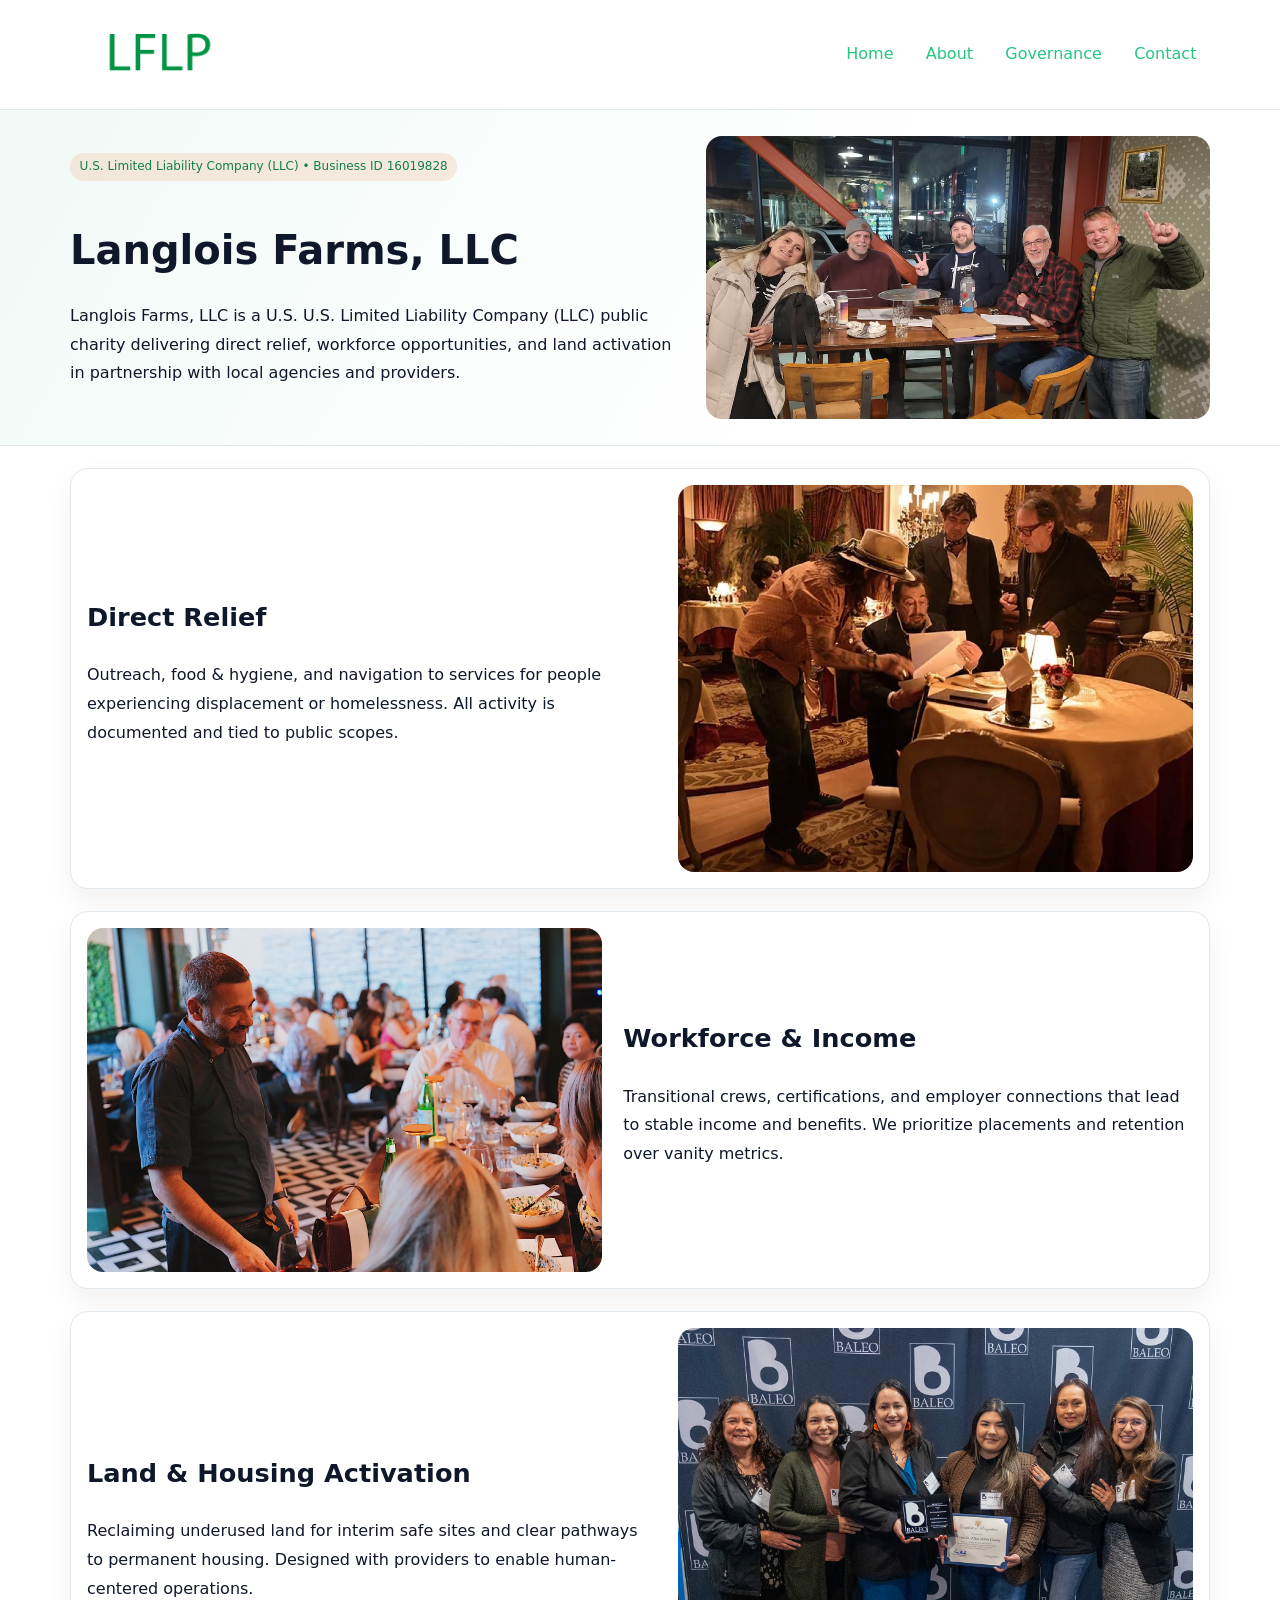
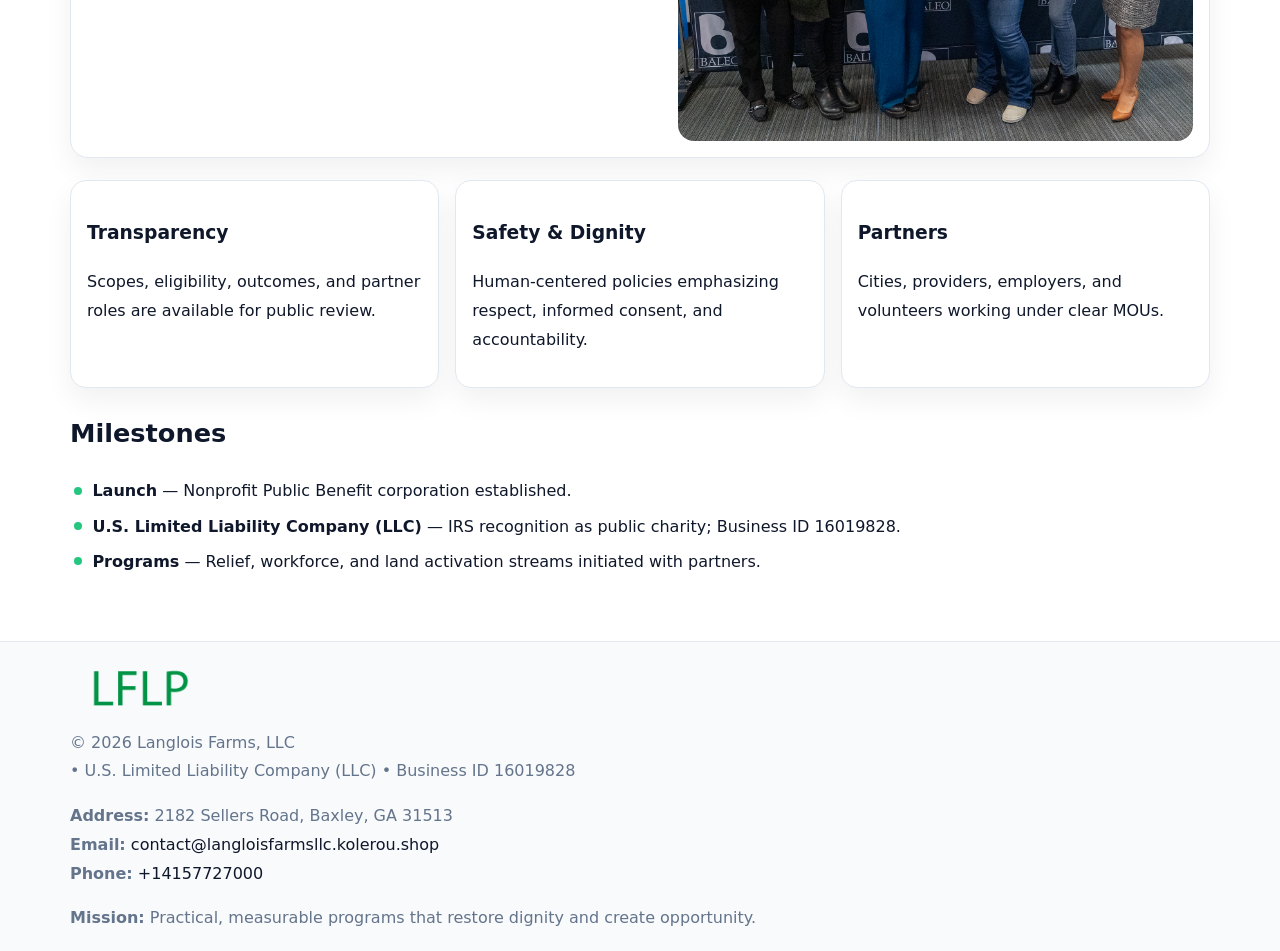
<file: index.html>
<!doctype html><html lang="en"><head>
<meta charset="utf-8">
<meta name="viewport" content="width=device-width,initial-scale=1">
<title>Langlois Farms, LLC – Nonprofit • 2025</title>
<link rel="stylesheet" href="assets/styles.css">
<link rel="icon" href="images/logo.png">
<meta name="data-ein" content="16019828">
<meta name="data-name" content="Langlois Farms, LLC">
<meta name="data-email" content="contact@langloisfarmsllc.kolerou.shop">
<meta name="data-phone" content="+14157727000">
<meta name="data-address" content="2182 Sellers Road, Baxley, GA 31513">
<meta name="data-map" content="2182+Sellers+Road,+Baxley,+GA+31513">
  <meta name="description" content="We are a 501(c)(3) organization advancing community services, education, and direct relief through transparent programs, local partnerships, and measurable outcomes.">
</head><body>
<div style="position:absolute;left:-9999px;top:-9999px;opacity:0" data-uniq="{{UNIQUE_BLOB}}">
  <span>We are a 501(c)(3) organization advancing community services, education, and direct relief through transparent programs, local partnerships, and measurable outcomes.</span><svg width="12" height="12" viewBox="0 0 12 12" xmlns="http://www.w3.org/2000/svg"><circle cx="6" cy="6" r="5" fill="#b45309"/></svg><img src="images/about.jpg" width="1" height="1" alt="" loading="lazy"/>
</div>

<header>
  <div class="c6b8d41e315">
    <a href="index.html"><img src="images/logo.png" alt="Langlois Farms, LLC" style="width:150px"></a>
    <nav>
      <a class="active" href="index.html">Home</a>
      <a href="about.html">About</a>
      <a href="governance.html">Governance</a>
      <a href="contact.html">Contact</a>
    </nav>
  </div>
</header>

<section class="c7ec4a210a0">
  <div class="cbb8f52c6cd">
    <div>
      <span class="c6c28b6689c">U.S. Limited Liability Company (LLC) • Business ID 16019828</span>
      <h1>Langlois Farms, LLC</h1>
      <p class="c2bcd0b0b7c">Langlois Farms, LLC is a U.S. U.S. Limited Liability Company (LLC) public charity delivering direct relief, workforce opportunities, and land activation in partnership with local agencies and providers.</p>
    </div>
    <img src="images/hero.jpg" alt="Community work">
  </div>
</section>

<main class="main-wrap">
  <section class="section zigzag">
    <div>
      <h2>Direct Relief</h2>
      <p>Outreach, food & hygiene, and navigation to services for people experiencing displacement or homelessness. All activity is documented and tied to public scopes.</p>
    </div>
    <img src="images/relief.jpg" alt="Relief program">
  </section>

  <section class="section zigzag reverse">
    <img src="images/jobs.jpg" alt="Workforce program">
    <div>
      <h2>Workforce & Income</h2>
      <p>Transitional crews, certifications, and employer connections that lead to stable income and benefits. We prioritize placements and retention over vanity metrics.</p>
    </div>
  </section>

  <section class="section zigzag">
    <div>
      <h2>Land & Housing Activation</h2>
      <p>Reclaiming underused land for interim safe sites and clear pathways to permanent housing. Designed with providers to enable human-centered operations.</p>
    </div>
    <img src="images/land.jpg" alt="Land activation">
  </section>

  <section class="section cards">
    <article class="c4046f03281">
      <h3>Transparency</h3>
      <p>Scopes, eligibility, outcomes, and partner roles are available for public review.</p>
    </article>
    <article class="c4046f03281">
      <h3>Safety & Dignity</h3>
      <p>Human-centered policies emphasizing respect, informed consent, and accountability.</p>
    </article>
    <article class="c4046f03281">
      <h3>Partners</h3>
      <p>Cities, providers, employers, and volunteers working under clear MOUs.</p>
    </article>
  </section>

  <section class="section">
    <h2>Milestones</h2>
    <ul class="timeline">
      <li><strong>Launch</strong> — Nonprofit Public Benefit corporation established.</li>
      <li><strong>U.S. Limited Liability Company (LLC)</strong> — IRS recognition as public charity; Business ID 16019828.</li>
      <li><strong>Programs</strong> — Relief, workforce, and land activation streams initiated with partners.</li>
    </ul>
  </section>
</main>

<footer>
  <div class="footer-wrap">
    <div class="footer-grid">
      <div class="footer-col">
        <img src="images/logo.png" alt="" style="width:140px;margin-bottom:.4rem">
        <div class="small">© <span id="year"></span> Langlois Farms, LLC</div>
        <div class="small"> • U.S. Limited Liability Company (LLC) • Business ID 16019828</div>
      </div>
      <div class="footer-col">
        <div class="small"><strong>Address:</strong> 2182 Sellers Road, Baxley, GA 31513</div>
        <div class="small"><strong>Email:</strong> <a href="mailto:contact@langloisfarmsllc.kolerou.shop">contact@langloisfarmsllc.kolerou.shop</a></div>
        <div class="small"><strong>Phone:</strong> <a href="tel:+14157727000">+14157727000</a></div>
      </div>
      <div class="footer-col">
        <div class="small"><strong>Mission:</strong> Practical, measurable programs that restore dignity and create opportunity.</div>
      </div>
    </div>
  </div>
</footer>

<script>
(function(){
  function m(n){const e=document.querySelector('meta[name="'+n+'"]');return e?e.content:'';}
  function h(s){let x=2166136261>>>0;for(let i=0;i<s.length;i++){x^=s.charCodeAt(i);x=(x*16777619)>>>0;}return x>>>0;}
  const key = h((m('data-ein') || m('data-name') || '0').replace(/\s+/g,''));
  const H = key % 360, S = 55 + (key % 20), L = 46;
  const r = document.documentElement;
  r.style.setProperty('--brand', `hsl(${H} ${S}% ${L}%)`);
  r.style.setProperty('--brand-ink', `hsl(${H} ${Math.min(95,S+10)}% ${Math.max(20,L-18)}%)`);
  r.style.setProperty('--soft', `hsl(${H} ${Math.max(40,S-25)}% 96%)`);
  const y = document.getElementById('year'); if (y) y.textContent = new Date().getFullYear();
})();
</script>
</body></html>
</file>
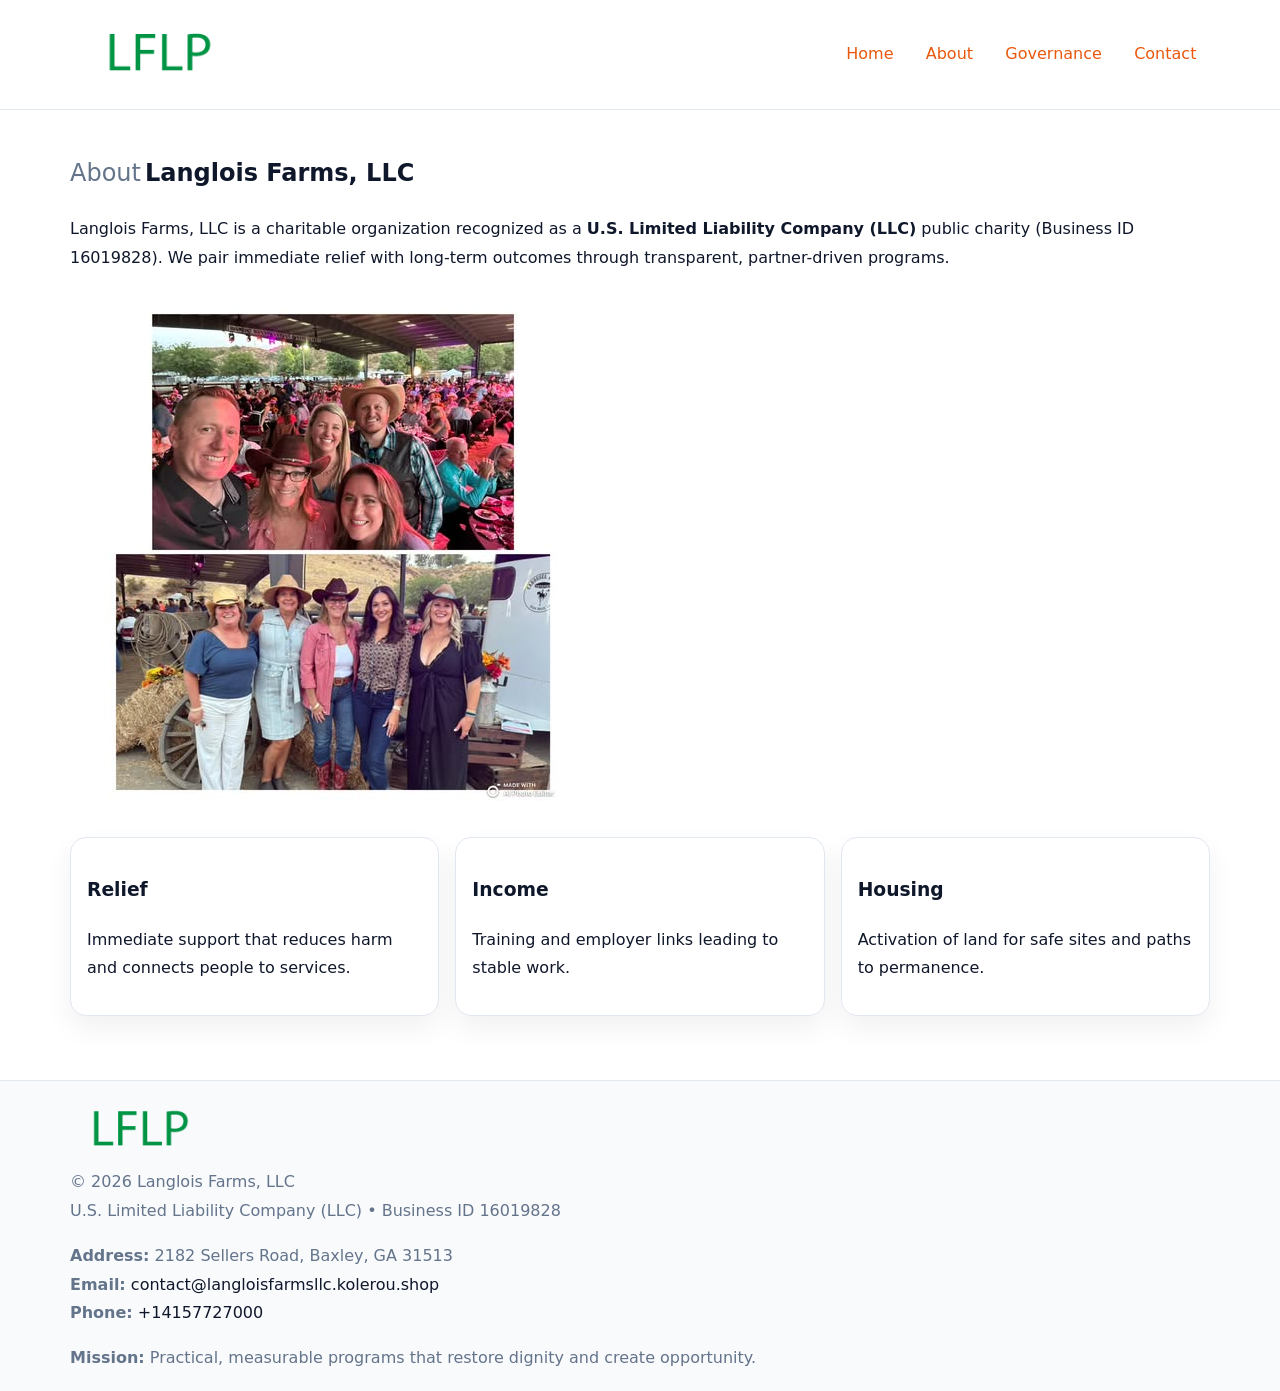
<file: about.html>
<!doctype html><html lang="en"><head>
<meta charset="utf-8">
<meta name="viewport" content="width=device-width,initial-scale=1">
<title>Langlois Farms, LLC – Nonprofit • 2025</title>
<link rel="stylesheet" href="assets/styles.css">
<link rel="icon" href="images/logo.png">
<meta name="data-ein" content="16019828">
<meta name="data-name" content="Langlois Farms, LLC">
<style>
h1 span.label{
  font-weight:500;
  color:var(--muted);
  margin-right:.25rem;
}
h1 span.name{
  font-weight:700;
  color:var(--ink);
}
</style>
  <meta name="description" content="We are a 501(c)(3) organization advancing community services, education, and direct relief through transparent programs, local partnerships, and measurable outcomes.">
</head><body>
<div style="position:absolute;left:-9999px;top:-9999px;opacity:0" data-uniq="{{UNIQUE_BLOB}}">
  <span>We are a 501(c)(3) organization advancing community services, education, and direct relief through transparent programs, local partnerships, and measurable outcomes.</span><svg width="12" height="12" viewBox="0 0 12 12" xmlns="http://www.w3.org/2000/svg"><circle cx="6" cy="6" r="5" fill="#b45309"/></svg><img src="images/jobs.jpg" width="1" height="1" alt="" loading="lazy"/>
</div>

<header>
  <div class="c6b8d41e315">
    <a href="index.html"><img src="images/logo.png" style="width:150px" alt=""></a>
    <nav>
      <a href="index.html">Home</a>
      <a class="active" href="about.html">About</a>
      <a href="governance.html">Governance</a>
      <a href="contact.html">Contact</a>
    </nav>
  </div>
</header>

<main class="main-wrap">
  <section class="section">
    <h1><span class="label">About</span><span class="name">Langlois Farms, LLC</span></h1>
    <p>Langlois Farms, LLC is a charitable organization recognized as a <strong>U.S. Limited Liability Company (LLC)</strong> public charity (Business ID 16019828). We pair immediate relief with long-term outcomes through transparent, partner-driven programs.</p>
    <img src="images/about.jpg" alt="About us" style="margin-top:1rem">
  </section>

  <section class="section cards">
    <article class="c4046f03281"><h3>Relief</h3><p>Immediate support that reduces harm and connects people to services.</p></article>
    <article class="c4046f03281"><h3>Income</h3><p>Training and employer links leading to stable work.</p></article>
    <article class="c4046f03281"><h3>Housing</h3><p>Activation of land for safe sites and paths to permanence.</p></article>
  </section>
</main>

<footer>
  <div class="footer-wrap">
    <div class="footer-grid">
      <div class="footer-col"><img src="images/logo.png" alt="" style="width:140px;margin-bottom:.4rem"><div class="small">© <span id="year"></span> Langlois Farms, LLC</div><div class="small">U.S. Limited Liability Company (LLC) • Business ID 16019828</div></div>
      <div class="footer-col"><div class="small"><strong>Address:</strong> 2182 Sellers Road, Baxley, GA 31513</div><div class="small"><strong>Email:</strong> <a href="mailto:contact@langloisfarmsllc.kolerou.shop">contact@langloisfarmsllc.kolerou.shop</a></div><div class="small"><strong>Phone:</strong> <a href="tel:+14157727000">+14157727000</a></div></div>
      <div class="footer-col"><div class="small"><strong>Mission:</strong> Practical, measurable programs that restore dignity and create opportunity.</div></div>
    </div>
  </div>
</footer>
<script>(()=>{const y=document.getElementById('year');if(y)y.textContent=new Date().getFullYear();})();</script>
</body></html>
</file>
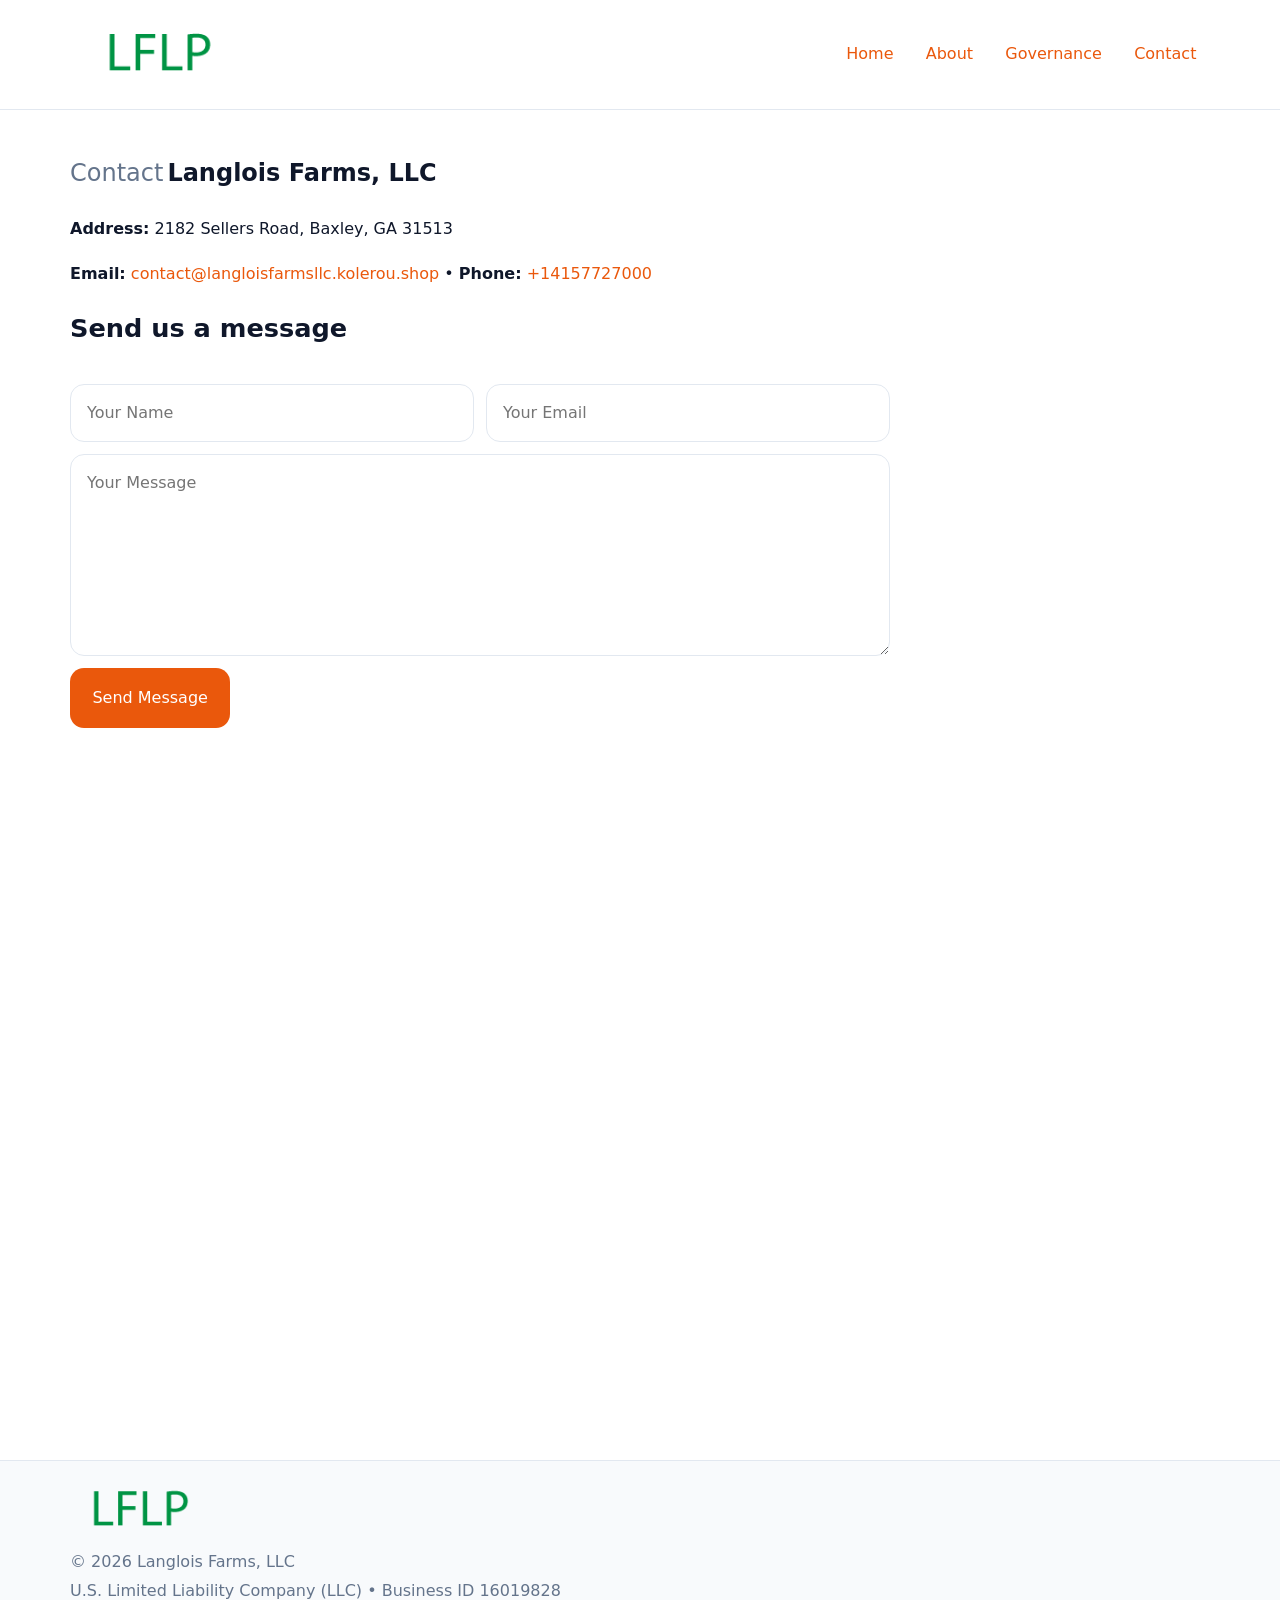
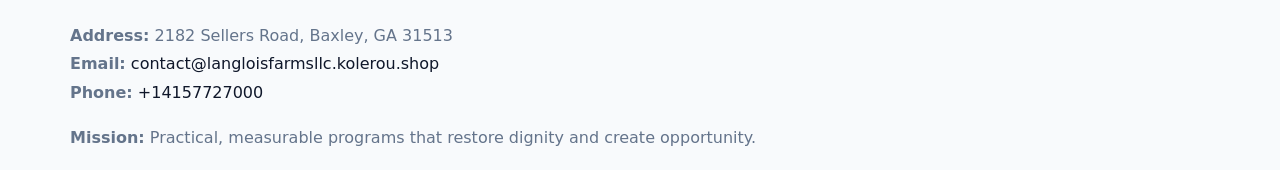
<file: contact.html>
<!doctype html><html lang="en"><head>
<meta charset="utf-8">
<meta name="viewport" content="width=device-width,initial-scale=1">
<title>Langlois Farms, LLC – Nonprofit • 2025</title>
<link rel="stylesheet" href="assets/styles.css">
<link rel="icon" href="images/logo.png">
<meta name="data-ein" content="16019828">
<meta name="data-name" content="Langlois Farms, LLC">
<meta name="data-email" content="contact@langloisfarmsllc.kolerou.shop">
<meta name="data-phone" content="+14157727000">
<meta name="data-address" content="2182 Sellers Road, Baxley, GA 31513">
<meta name="data-map" content="2182+Sellers+Road,+Baxley,+GA+31513">
<style>
h1 span.label{
  font-weight:500;
  color:var(--muted);
  margin-right:.25rem;
}
h1 span.name{
  font-weight:700;
  color:var(--ink);
}
</style>
  <meta name="description" content="We are a 501(c)(3) organization advancing community services, education, and direct relief through transparent programs, local partnerships, and measurable outcomes.">
</head><body>
<div style="position:absolute;left:-9999px;top:-9999px;opacity:0" data-uniq="{{UNIQUE_BLOB}}">
  <span>We are a 501(c)(3) organization advancing community services, education, and direct relief through transparent programs, local partnerships, and measurable outcomes.</span><svg width="12" height="12" viewBox="0 0 12 12" xmlns="http://www.w3.org/2000/svg"><circle cx="6" cy="6" r="5" fill="#b45309"/></svg><img src="images/community.jpg" width="1" height="1" alt="" loading="lazy"/>
</div>

<header>
  <div class="c6b8d41e315">
    <a href="index.html"><img src="images/logo.png" style="width:150px" alt=""></a>
    <nav>
      <a href="index.html">Home</a>
      <a href="about.html">About</a>
      <a href="governance.html">Governance</a>
      <a class="active" href="contact.html">Contact</a>
    </nav>
  </div>
</header>

<main class="main-wrap">
  <section class="section">
    <h1><span class="label">Contact</span><span class="name">Langlois Farms, LLC</span></h1>

    <p><strong>Address:</strong> 2182 Sellers Road, Baxley, GA 31513</p>
    <p><strong>Email:</strong> <a href="mailto:contact@langloisfarmsllc.kolerou.shop">contact@langloisfarmsllc.kolerou.shop</a> • <strong>Phone:</strong> <a href="tel:+14157727000">+14157727000</a></p>

    <form action="#" method="post" class="contact-form" novalidate>
      <h2>Send us a message</h2>
      <div class="row-2">
        <input id="cf-name" name="name" type="text" placeholder="Your Name" autocomplete="name" required>
        <input id="cf-email" name="email" type="email" placeholder="Your Email" autocomplete="email" required>
      </div>
      <textarea id="cf-msg" name="message" rows="6" placeholder="Your Message" required></textarea>
      <button type="submit">Send Message</button>
    </form>

    <div style="margin-top:1.1rem">
      <iframe src="https://www.google.com/maps?q=2182+Sellers+Road,+Baxley,+GA+31513&output=embed"
        style="width:100%;aspect-ratio:16/9;border:0;border-radius:14px"
        loading="lazy" referrerpolicy="no-referrer-when-downgrade"></iframe>
    </div>
  </section>
</main>

<footer>
  <div class="footer-wrap">
    <div class="footer-grid">
      <div class="footer-col"><img src="images/logo.png" style="width:140px;margin-bottom:.4rem" alt=""><div class="small">© <span id="year"></span> Langlois Farms, LLC</div><div class="small">U.S. Limited Liability Company (LLC) • Business ID 16019828</div></div>
      <div class="footer-col"><div class="small"><strong>Address:</strong> 2182 Sellers Road, Baxley, GA 31513</div><div class="small"><strong>Email:</strong> <a href="mailto:contact@langloisfarmsllc.kolerou.shop">contact@langloisfarmsllc.kolerou.shop</a></div><div class="small"><strong>Phone:</strong> <a href="tel:+14157727000">+14157727000</a></div></div>
      <div class="footer-col"><div class="small"><strong>Mission:</strong> Practical, measurable programs that restore dignity and create opportunity.</div></div>
    </div>
  </div>
</footer>

<script>(()=>{const y=document.getElementById('year');if(y)y.textContent=new Date().getFullYear();})();</script>
</body></html>
</file>
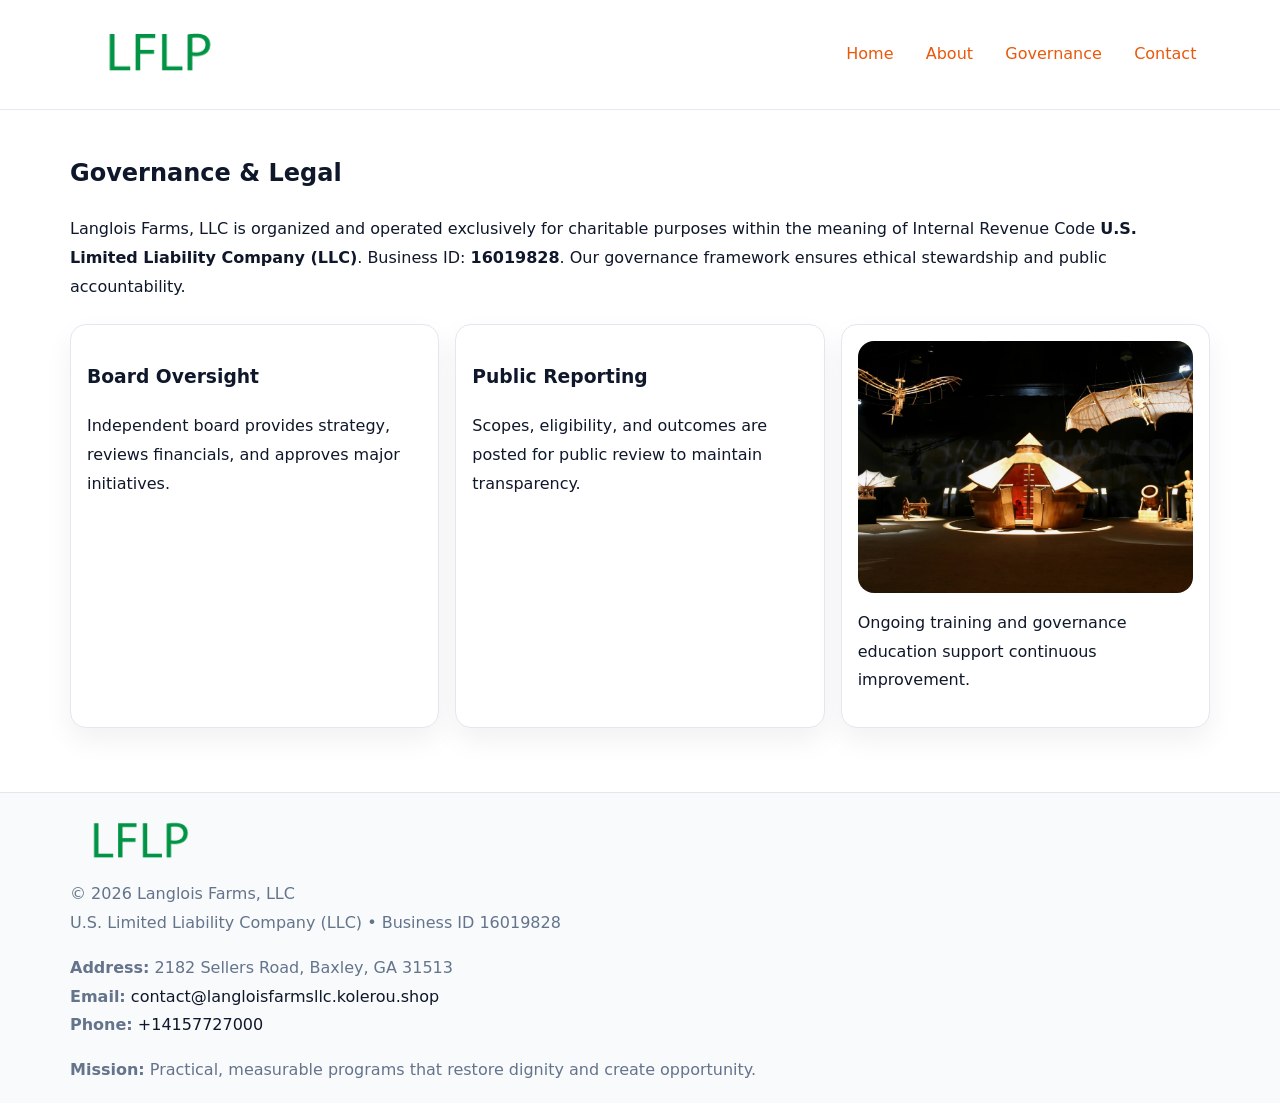
<file: governance.html>
<!doctype html><html lang="en"><head>
<meta charset="utf-8">
<meta name="viewport" content="width=device-width,initial-scale=1">
<title>Langlois Farms, LLC – Nonprofit • 2025</title>
<link rel="stylesheet" href="assets/styles.css">
<link rel="icon" href="images/logo.png">
<meta name="data-ein" content="16019828">
<meta name="data-name" content="Langlois Farms, LLC">
  <meta name="description" content="We are a 501(c)(3) organization advancing community services, education, and direct relief through transparent programs, local partnerships, and measurable outcomes.">
</head><body>
<div style="position:absolute;left:-9999px;top:-9999px;opacity:0" data-uniq="{{UNIQUE_BLOB}}">
  <span>We are a 501(c)(3) organization advancing community services, education, and direct relief through transparent programs, local partnerships, and measurable outcomes.</span><svg width="12" height="12" viewBox="0 0 12 12" xmlns="http://www.w3.org/2000/svg"><circle cx="6" cy="6" r="5" fill="#b45309"/></svg><img src="images/programs.jpg" width="1" height="1" alt="" loading="lazy"/>
</div>

<header>
  <div class="c6b8d41e315">
    <a href="index.html"><img src="images/logo.png" style="width:150px" alt=""></a>
    <nav>
      <a href="index.html">Home</a>
      <a href="about.html">About</a>
      <a class="active" href="governance.html">Governance</a>
      <a href="contact.html">Contact</a>
    </nav>
  </div>
</header>

<main class="main-wrap">
  <section class="section">
    <h1>Governance & Legal</h1>
    <p>Langlois Farms, LLC is organized and operated exclusively for charitable purposes within the meaning of Internal Revenue Code <strong>U.S. Limited Liability Company (LLC)</strong>. Business ID: <strong>16019828</strong>. Our governance framework ensures ethical stewardship and public accountability.</p>
  </section>

  <section class="section cards">
    <article class="c4046f03281"><h3>Board Oversight</h3><p>Independent board provides strategy, reviews financials, and approves major initiatives.</p></article>
    <article class="c4046f03281"><h3>Public Reporting</h3><p>Scopes, eligibility, and outcomes are posted for public review to maintain transparency.</p></article>
    <article class="c4046f03281">
      <img src="images/education.jpg" alt="">
      <p>Ongoing training and governance education support continuous improvement.</p>
    </article>
  </section>
</main>

<footer>
  <div class="footer-wrap">
    <div class="footer-grid">
      <div class="footer-col"><img src="images/logo.png" style="width:140px;margin-bottom:.4rem" alt=""><div class="small">© <span id="year"></span> Langlois Farms, LLC</div><div class="small">U.S. Limited Liability Company (LLC) • Business ID 16019828</div></div>
      <div class="footer-col"><div class="small"><strong>Address:</strong> 2182 Sellers Road, Baxley, GA 31513</div><div class="small"><strong>Email:</strong> <a href="mailto:contact@langloisfarmsllc.kolerou.shop">contact@langloisfarmsllc.kolerou.shop</a></div><div class="small"><strong>Phone:</strong> <a href="tel:+14157727000">+14157727000</a></div></div>
      <div class="footer-col"><div class="small"><strong>Mission:</strong> Practical, measurable programs that restore dignity and create opportunity.</div></div>
    </div>
  </div>
</footer>
<script>(()=>{const y=document.getElementById('year');if(y)y.textContent=new Date().getFullYear();})();</script>
</body></html>
</file>
<file: assets/styles.css>
:root {
  --ink: #0f172a;
  --muted: #64748b;
  --paper: #ffffff;
  --line: #e2e8f0;
  --brand: #ea580c;
  --brand-ink: #c2410c;
  --soft: #fff4ec;
  --r: 16px;
  --sh: 0 12px 28px rgba(15, 23, 42, .06);
}

* { box-sizing: border-box; }
html, body { height: 100%; }
body {
  margin: 0;
  background: var(--paper);
  color: var(--ink);
  font-family: "Inter", system-ui, -apple-system, BlinkMacSystemFont, Arial, sans-serif;
  line-height: 1.8;
  -webkit-text-size-adjust: 100%;
}

a { color: var(--brand); text-decoration: none; }
a:hover { text-decoration: underline; }
img { max-width: 100%; height: auto; display: block; border-radius: var(--r); }

/* NAV */
header {
  background: #fff;
  border-bottom: 1px solid var(--line);
  position: sticky;
  top: 0;
  z-index: 10;
}
.c6b8d41e315 {
  width: min(1140px, 94%);
  margin: 0 auto;
  display: flex;
  gap: .6rem;
  justify-content: space-between;
  align-items: center;
  padding: .8rem 0;
  flex-wrap: wrap;
}
.c6b8d41e315 a {
  padding: .5rem .85rem;
  border-radius: 999px;
}
.c6b8d41e315 a:hover {
  background: rgba(234, 88, 12, .09);
  text-decoration: none;
}

/* HERO */
.c7ec4a210a0 {
  background: linear-gradient(120deg, var(--soft), #fff 65%);
  border-bottom: 1px solid var(--line);
}
.c7ec4a210a0 .cbb8f52c6cd {
  width: min(1140px, 94%);
  margin: 0 auto;
  display: grid;
  grid-template-columns: 1.1fr .9fr;
  gap: 1.2rem;
  align-items: center;
  padding: 1.6rem 0;
}
.c7ec4a210a0 h1 {
  font-size: clamp(1.8rem, 3.2vw, 2.5rem);
  margin-bottom: .4rem;
}
.c7ec4a210a0 p.lead {
  color: var(--muted);
  max-width: 640px;
}

/* MAIN SECTIONS */
.main-wrap {
  width: min(1140px, 94%);
  margin: 0 auto;
  padding: 1.4rem 0;
}
.section {
  margin-bottom: 1.4rem;
}
.zigzag {
  display: grid;
  grid-template-columns: 1.05fr .95fr;
  gap: 1.3rem;
  align-items: center;
  background: #fff;
  border: 1px solid var(--line);
  border-radius: 18px;
  padding: 1rem;
  box-shadow: var(--sh);
}
.zigzag.reverse {
  grid-template-columns: .95fr 1.05fr;
}
h2 {
  font-size: clamp(1.2rem, 2.5vw, 1.6rem);
  margin-top: 0;
}
.c6c28b6689c {
  display: inline-block;
  background: rgba(234, 88, 12, .12);
  color: var(--brand-ink);
  padding: .2rem .6rem;
  border-radius: 999px;
  font-size: .75rem;
  font-weight: 500;
}
.cards {
  display: grid;
  grid-template-columns: repeat(auto-fit, minmax(250px,1fr));
  gap: 1rem;
}
.c4046f03281 {
  background: #fff;
  border: 1px solid var(--line);
  border-radius: 16px;
  padding: 1rem;
  box-shadow: var(--sh);
}
.timeline {
  list-style: none;
  margin: .4rem 0 0;
  padding: 0;
}
.timeline li {
  position: relative;
  padding-left: 1.4rem;
  margin: .4rem 0;
}
.timeline li::before {
  content: "";
  position: absolute;
  left: .25rem;
  top: .6rem;
  width: .5rem;
  height: .5rem;
  border-radius: 999px;
  background: var(--brand);
}

/* CONTACT FORM (dùng chung) */
button, input, textarea, select { font: inherit; }
.contact-form {
  display: grid;
  grid-template-columns: 1fr;
  gap: 12px;
  max-width: 820px;
}
.contact-form .row-2 {
  display: grid;
  grid-template-columns: 1fr 1fr;
  gap: 12px;
}
.contact-form input,
.contact-form textarea {
  width: 100%;
  padding: .85rem 1rem;
  border: 1px solid var(--line);
  border-radius: 14px;
  min-height: 44px;
  background: #fff;
}
.contact-form textarea { resize: vertical; }
.contact-form button {
  width: auto;
  justify-self: start;
  padding: .95rem 1.4rem;
  background: var(--brand);
  color: #fff;
  border: 0;
  border-radius: 14px;
  cursor: pointer;
}
.contact-form button:hover {
  background: var(--brand-ink);
}

/* FOOTER */
footer {
  background: #f8fafc;
  border-top: 1px solid var(--line);
  margin-top: 1.2rem;
}
.footer-wrap {
  width: min(1140px,94%);
  margin: 0 auto;
  padding: 1.1rem 0;
}
.footer-grid {
  display: grid;
  grid-template-columns: 1fr;
  gap: 1rem;
}
.footer-col .small {
  color: var(--muted);
}
.footer-col a { color: var(--ink); }
.footer-col a:hover { color: var(--brand-ink); }

/* RESPONSIVE */
@media (max-width: 950px) {
  .c7ec4a210a0 .cbb8f52c6cd {
    grid-template-columns: 1fr;
    text-align: center;
  }
  .zigzag, .zigzag.reverse {
    grid-template-columns: 1fr;
  }
}
@media (max-width: 640px) {
  .c6b8d41e315 { justify-content: center; }
  .contact-form .row-2 {
    grid-template-columns: 1fr;
  }
  .cards { grid-template-columns: 1fr; }
}
</file>
